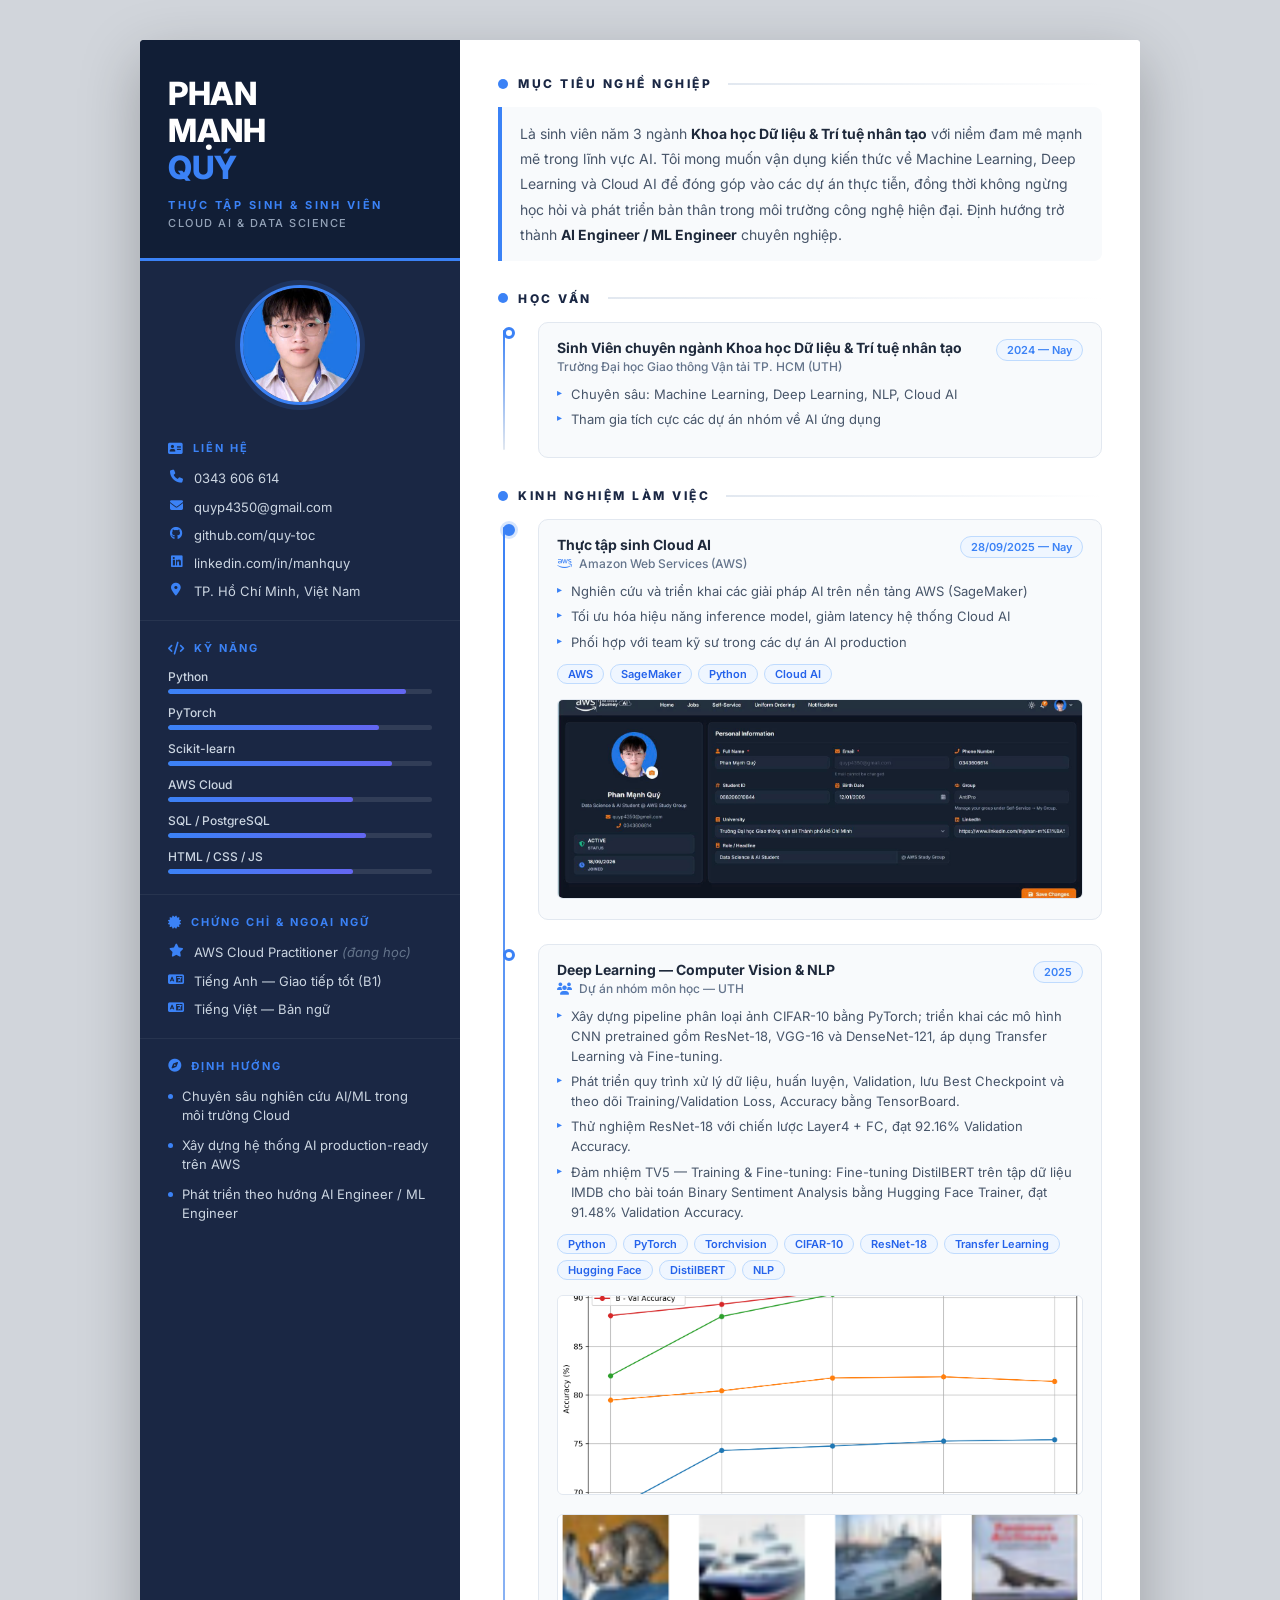
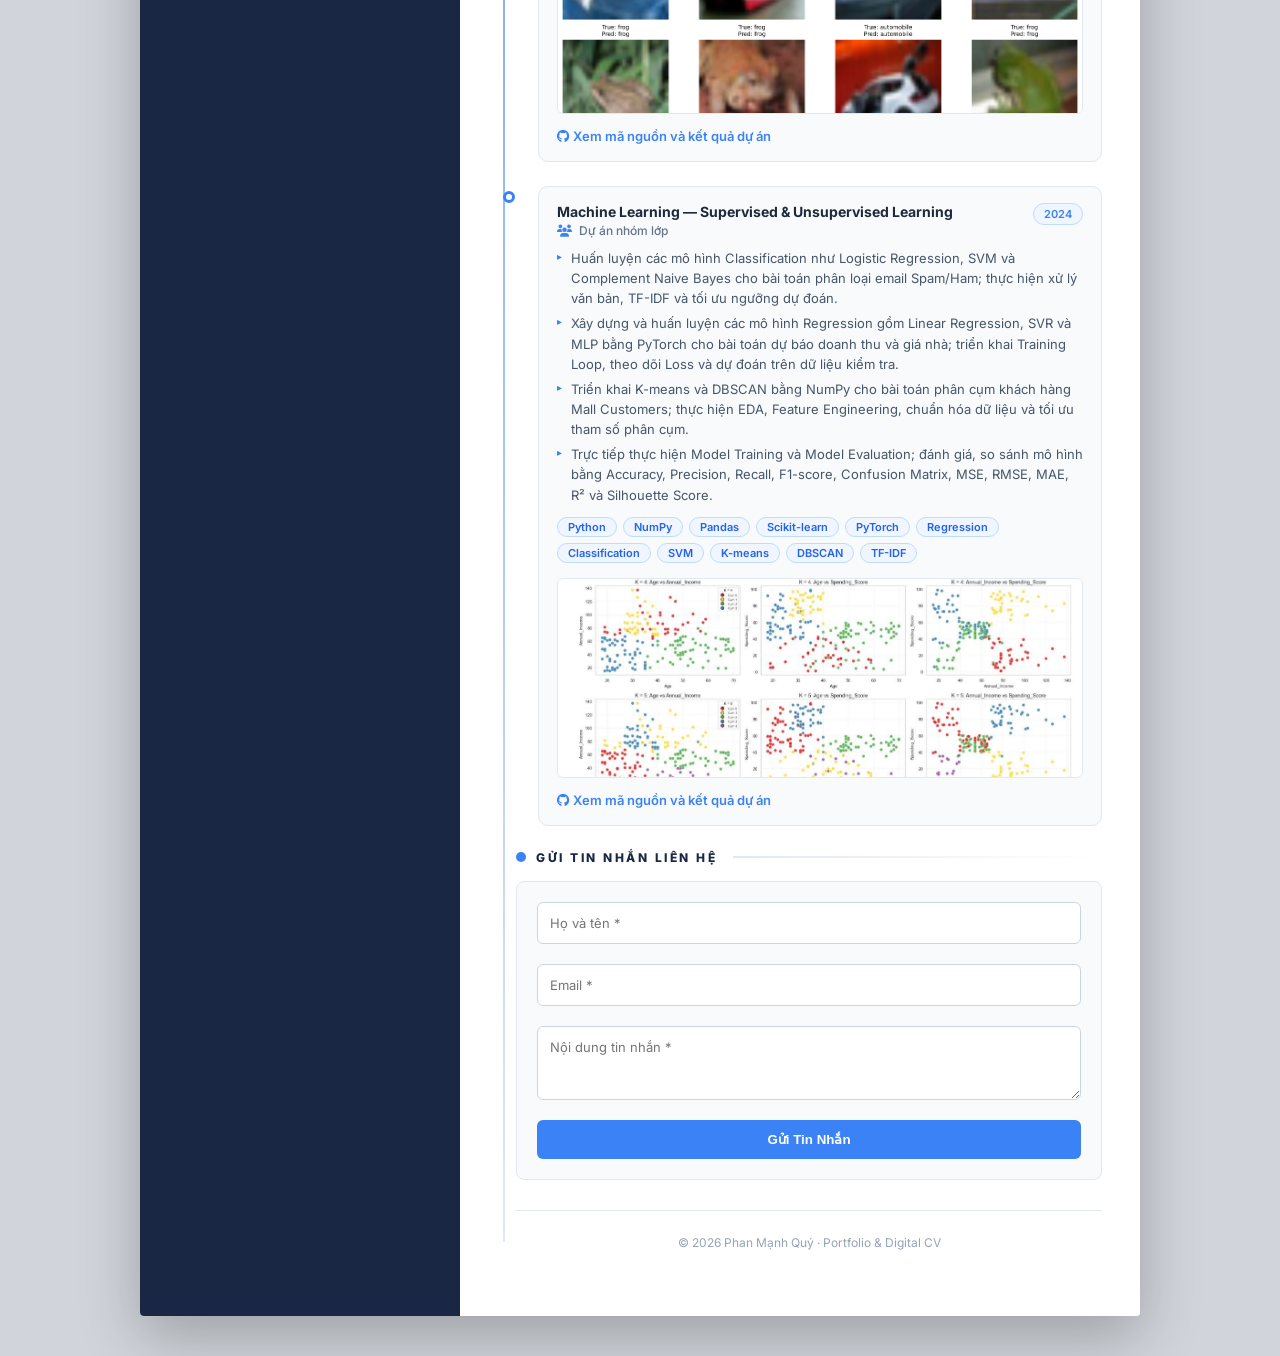
<file: Manh_Quy_os_portfolio/index.html>
<!DOCTYPE html>
<html lang="vi">
<head>
    <meta charset="UTF-8">
    <meta name="viewport" content="width=device-width, initial-scale=1.0">
    <meta name="description" content="CV của Phan Mạnh Quý — Thực tập sinh Cloud AI & Data Science tại AWS.">
    <title>Phan Mạnh Quý — Digital CV</title>
    <link rel="stylesheet" href="style.css">
    <link rel="stylesheet" href="https://cdnjs.cloudflare.com/ajax/libs/font-awesome/6.4.0/css/all.min.css" integrity="sha512-iecdLmaskl7CVkqkXNQ/ZH/XLlvWZOJyj7Yy7tcenmpD1ypASozpmT/E0iPtmFIB46ZmdtAc9eNBvH0H/ZpiBw==" crossorigin="anonymous" referrerpolicy="no-referrer">
    <link rel="preconnect" href="https://fonts.googleapis.com">
    <link rel="preconnect" href="https://fonts.gstatic.com" crossorigin>
    <link href="https://fonts.googleapis.com/css2?family=Inter:wght@300;400;500;600;700;800&display=swap" rel="stylesheet">
</head>
<body>

<div class="cv-page">

    <!-- CỘT TRÁI (SIDEBAR) -->
    <aside class="cv-sidebar">

        <!-- Header tên -->
        <div class="sidebar-header">
            <h1>PHAN<br>MẠNH<br><span>QUÝ</span></h1>
            <p class="cv-role">THỰC TẬP SINH & SINH VIÊN</p>
            <p class="cv-field">CLOUD AI &amp; DATA SCIENCE</p>
        </div>

        <!-- Ảnh đại diện -->
        <div class="sidebar-avatar">
            <img src="images/avatar.jpg" alt="Ảnh đại diện Phan Mạnh Quý">
        </div>

        <!-- Liên hệ -->
        <div class="sidebar-section">
            <h3 class="sidebar-title"><i class="fa-solid fa-address-card"></i><span>LIÊN HỆ</span></h3>
            <ul class="info-list">
                <li>
                    <i class="fa-solid fa-phone"></i>
                    <span>0343 606 614</span>
                </li>
                <li>
                    <i class="fa-solid fa-envelope"></i>
                    <span>quyp4350@gmail.com</span>
                </li>
                <li>
                    <i class="fa-brands fa-github"></i>
                    <span>github.com/quy-toc</span>
                </li>
                <li>
                    <i class="fa-brands fa-linkedin"></i>
                    <span>linkedin.com/in/manhquy</span>
                </li>
                <li>
                    <i class="fa-solid fa-location-dot"></i>
                    <span>TP. Hồ Chí Minh, Việt Nam</span>
                </li>
            </ul>
        </div>

        <!-- Kỹ năng -->
        <div class="sidebar-section">
            <h3 class="sidebar-title"><i class="fa-solid fa-code"></i><span>KỸ NĂNG</span></h3>
            <ul class="skill-list">
                <li>
                    <span class="skill-name">Python</span>
                    <div class="skill-bar"><div class="skill-bar-fill" data-width="90"></div></div>
                </li>
                <li>
                    <span class="skill-name">PyTorch</span>
                    <div class="skill-bar"><div class="skill-bar-fill" data-width="80"></div></div>
                </li>
                <li>
                    <span class="skill-name">Scikit-learn</span>
                    <div class="skill-bar"><div class="skill-bar-fill" data-width="85"></div></div>
                </li>
                <li>
                    <span class="skill-name">AWS Cloud</span>
                    <div class="skill-bar"><div class="skill-bar-fill" data-width="70"></div></div>
                </li>
                <li>
                    <span class="skill-name">SQL / PostgreSQL</span>
                    <div class="skill-bar"><div class="skill-bar-fill" data-width="75"></div></div>
                </li>
                <li>
                    <span class="skill-name">HTML / CSS / JS</span>
                    <div class="skill-bar"><div class="skill-bar-fill" data-width="70"></div></div>
                </li>
            </ul>
        </div>

        <!-- Chứng chỉ & Ngoại ngữ -->
        <div class="sidebar-section">
            <h3 class="sidebar-title"><i class="fa-solid fa-certificate"></i><span>CHỨNG CHỈ &amp; NGOẠI NGỮ</span></h3>
            <ul class="info-list">
                <li>
                    <i class="fa-solid fa-star"></i>
                    <span>AWS Cloud Practitioner <em>(đang học)</em></span>
                </li>
                <li>
                    <i class="fa-solid fa-language"></i>
                    <span>Tiếng Anh — Giao tiếp tốt (B1)</span>
                </li>
                <li>
                    <i class="fa-solid fa-language"></i>
                    <span>Tiếng Việt — Bản ngữ</span>
                </li>
            </ul>
        </div>

        <!-- Định hướng -->
        <div class="sidebar-section">
            <h3 class="sidebar-title"><i class="fa-solid fa-compass"></i><span>ĐỊNH HƯỚNG</span></h3>
            <ul class="direction-list">
                <li>Chuyên sâu nghiên cứu AI/ML trong môi trường Cloud</li>
                <li>Xây dựng hệ thống AI production-ready trên AWS</li>
                <li>Phát triển theo hướng AI Engineer / ML Engineer</li>
            </ul>
        </div>

    </aside>

    <!--  CỘT PHẢI (NỘI DUNG CHÍNH) -->
    <main class="cv-main">

        <!-- Mục tiêu nghề nghiệp -->
        <section class="cv-section">
            <h2 class="section-title">
                <span class="title-dot"></span>
                MỤC TIÊU NGHỀ NGHIỆP
            </h2>
            <p class="objective-text">
                Là sinh viên năm 3 ngành <strong>Khoa học Dữ liệu &amp; Trí tuệ nhân tạo</strong> với niềm đam mê
                mạnh mẽ trong lĩnh vực AI. Tôi mong muốn vận dụng kiến thức về Machine Learning,
                Deep Learning và Cloud AI để đóng góp vào các dự án thực tiễn, đồng thời không ngừng
                học hỏi và phát triển bản thân trong môi trường công nghệ hiện đại.
                Định hướng trở thành <strong>AI Engineer / ML Engineer</strong> chuyên nghiệp.
            </p>
        </section>

        <!-- Học vấn -->
        <section class="cv-section">
            <h2 class="section-title">
                <span class="title-dot"></span>
                HỌC VẤN
            </h2>
            <div class="timeline">
                <div class="timeline-item">
                    <div class="tl-dot"></div>
                    <div class="tl-body">
                        <div class="tl-header">
                            <div>
                                <h4>Sinh Viên chuyên ngành Khoa học Dữ liệu & Trí tuệ nhân tạo</h4>
                                <p class="tl-sub">Trường Đại học Giao thông Vận tải TP. HCM (UTH)</p>
                            </div>
                            <span class="tl-date">2024 — Nay</span>
                        </div>
                        <ul class="tl-details">
                            <li>Chuyên sâu: Machine Learning, Deep Learning, NLP, Cloud AI</li>
                            <li>Tham gia tích cực các dự án nhóm về AI ứng dụng</li>
                            
                        </ul>
                    </div>
                </div>
            </div>
        </section>

        <!-- Kinh nghiệm làm việc -->
        <section class="cv-section">
            <h2 class="section-title">
                <span class="title-dot"></span>
                KINH NGHIỆM LÀM VIỆC
            </h2>
            <div class="timeline">

                <!-- AWS -->
                <div class="timeline-item">
                    <div class="tl-dot featured-dot"></div>
                    <div class="tl-body">
                        <div class="tl-header">
                            <div>
                                <h4>Thực tập sinh Cloud AI</h4>
                                <p class="tl-sub"><i class="fa-brands fa-aws"></i> Amazon Web Services (AWS)</p>
                            </div>
                            <span class="tl-date">28/09/2025 — Nay</span>
                        </div>
                        <ul class="tl-details">
                            <li>Nghiên cứu và triển khai các giải pháp AI trên nền tảng AWS (SageMaker)</li>
                            <li>Tối ưu hóa hiệu năng inference model, giảm latency hệ thống Cloud AI</li>
                            <li>Phối hợp với team kỹ sư trong các dự án AI production</li>
                        </ul>
                        <div class="tl-tags">
                            <span>AWS</span><span>SageMaker</span><span>Python</span><span>Cloud AI</span>
                        </div>
                        <!-- Project Image -->
                        <img
                            src="images/AWS_senior.jpg"
                            alt="Profile Picture of Phan Mạnh Quý at AWS"
                            class="project-img"
                        >
                    </div>
                </div>

                <!-- Deep Learning Project -->
                <div class="timeline-item">
                    <div class="tl-dot"></div>

                    <div class="tl-body">
                        <div class="tl-header">
                            <div>
                                <h4>Deep Learning — Computer Vision & NLP</h4>
                                <p class="tl-sub">
                                    <i class="fa-solid fa-users"></i>
                                    Dự án nhóm môn học — UTH
                                </p>
                            </div>
                            <span class="tl-date">2025</span>
                        </div>

                        <ul class="tl-details">
                            <li>
                                Xây dựng pipeline phân loại ảnh CIFAR-10 bằng PyTorch;
                                triển khai các mô hình CNN pretrained gồm ResNet-18,
                                VGG-16 và DenseNet-121, áp dụng Transfer Learning
                                và Fine-tuning.
                            </li>

                            <li>
                                Phát triển quy trình xử lý dữ liệu, huấn luyện,
                                Validation, lưu Best Checkpoint và theo dõi
                                Training/Validation Loss, Accuracy bằng TensorBoard.
                            </li>

                            <li>
                                Thử nghiệm ResNet-18 với chiến lược Layer4 + FC,
                                đạt 92.16% Validation Accuracy.
                            </li>

                            <li>
                                Đảm nhiệm TV5 — Training & Fine-tuning:
                                Fine-tuning DistilBERT trên tập dữ liệu IMDB
                                cho bài toán Binary Sentiment Analysis bằng
                                Hugging Face Trainer, đạt 91.48% Validation Accuracy.
                            </li>
                        </ul>

                        <div class="tl-tags">
                            <span>Python</span>
                            <span>PyTorch</span>
                            <span>Torchvision</span>
                            <span>CIFAR-10</span>
                            <span>ResNet-18</span>
                            <span>Transfer Learning</span>
                            <span>Hugging Face</span>
                            <span>DistilBERT</span>
                            <span>NLP</span>
                        </div>

                        <!-- Project Image: ResNet18 Training Results -->
                        <img
                            src="images/resnet18_accuracy.png"
                            alt="ResNet18 Training and Validation Results"
                            class="project-img"
                        >
                        <img
                            src="images/resnet18_correct_predictions.png"
                            alt="ResNet18 Correct Predictions on CIFAR-10"
                            class="project-img"
                        >

                        <!-- GitHub Repository -->
                        <a
                            href="https://github.com/tanlen06-debug/UTH-Deep-Learning-nhom3/tree/quy-branch"
                            class="project-link"
                            target="_blank"
                            rel="noopener noreferrer"
                        >
                            <i class="fa-brands fa-github"></i>
                            Xem mã nguồn và kết quả dự án
                        </a>
                    </div>
                </div>

                <!-- Machine Learning Project -->
                <div class="timeline-item">
                    <div class="tl-dot"></div>

                    <div class="tl-body">
                        <div class="tl-header">
                            <div>
                                <h4>Machine Learning — Supervised & Unsupervised Learning</h4>
                                <p class="tl-sub">
                                    <i class="fa-solid fa-users"></i>
                                    Dự án nhóm lớp
                                </p>
                            </div>
                            <span class="tl-date">2024</span>
                        </div>

                        <ul class="tl-details">
                            <li>
                                Huấn luyện các mô hình Classification như Logistic
                                Regression, SVM và Complement Naive Bayes cho bài toán
                                phân loại email Spam/Ham; thực hiện xử lý văn bản,
                                TF-IDF và tối ưu ngưỡng dự đoán.
                            </li>

                            <li>
                                Xây dựng và huấn luyện các mô hình Regression gồm
                                Linear Regression, SVR và MLP bằng PyTorch cho bài toán
                                dự báo doanh thu và giá nhà; triển khai Training Loop,
                                theo dõi Loss và dự đoán trên dữ liệu kiểm tra.
                            </li>

                            <li>
                                Triển khai K-means và DBSCAN bằng NumPy cho bài toán
                                phân cụm khách hàng Mall Customers; thực hiện EDA,
                                Feature Engineering, chuẩn hóa dữ liệu và tối ưu
                                tham số phân cụm.
                            </li>

                            <li>
                                Trực tiếp thực hiện Model Training và Model Evaluation;
                                đánh giá, so sánh mô hình bằng Accuracy, Precision,
                                Recall, F1-score, Confusion Matrix, MSE, RMSE, MAE,
                                R² và Silhouette Score.
                            </li>
                        </ul>

                        <div class="tl-tags">
                            <span>Python</span>
                            <span>NumPy</span>
                            <span>Pandas</span>
                            <span>Scikit-learn</span>
                            <span>PyTorch</span>
                            <span>Regression</span>
                            <span>Classification</span>
                            <span>SVM</span>
                            <span>K-means</span>
                            <span>DBSCAN</span>
                            <span>TF-IDF</span>
                        </div>

                        <!-- Project Image -->
                        <img
                            src="images/ml-dbscan-clusters.jpg"
                            alt="Customer Segmentation using K-means and DBSCAN"
                            class="project-img"
                        >

                        <!-- Project Link -->
                        <a
                            href="https://github.com/viet-du/Machine-Learning-Lad"
                            class="project-link"
                            target="_blank"
                            rel="noopener noreferrer"
                        >
                            <i class="fa-brands fa-github"></i>
                            Xem mã nguồn và kết quả dự án
                        </a>
                    </div>
                </div>
<!-- FORM LIÊN HỆ  -->
        <section class="cv-section">
            <h2 class="section-title">
                <span class="title-dot"></span>
                GỬI TIN NHẮN LIÊN HỆ
            </h2>
            <form id="contactForm" class="contact-form">
                <div class="form-group">
                    <input type="text" id="txtName" placeholder="Họ và tên *">
                    <span class="error-msg" id="errName"></span>
                </div>
                <div class="form-group">
                    <input type="text" id="txtEmail" placeholder="Email *">
                    <span class="error-msg" id="errEmail"></span>
                </div>
                <div class="form-group">
                    <textarea id="txtMessage" rows="3" placeholder="Nội dung tin nhắn *"></textarea>
                    <span class="error-msg" id="errMessage"></span>
                </div>
                <button type="submit" class="btn-submit">Gửi Tin Nhắn</button>
            </form>
        </section>
        <!-- Footer nhỏ bên trong main -->
        <div class="cv-footer">
            <p>© 2026 Phan Mạnh Quý · Portfolio & Digital CV</p>
        </div>

    </main>
</div>
<!-- Nút Lên Đầu Trang -->
<button id="backToTop" class="back-to-top" title="Lên đầu trang"><i class="fa-solid fa-arrow-up"></i></button>
<script src="main.js"></script>
</body>
</html>
</file>
<file: Manh_Quy_os_portfolio/style.css>
/* ===================================================
RESET & BASE
=================================================== */
html {
    scroll-behavior: smooth;
}

* {
    margin: 0;
    padding: 0;
    box-sizing: border-box;
}

body {
    font-family: 'Inter', 'Segoe UI', sans-serif;
    background-color: #d1d5db;
    min-height: 100vh;
    display: flex;
    align-items: flex-start;
    justify-content: center;
    padding: 40px 20px;
}

/* ===================================================
CV WRAPPER
=================================================== */
.cv-page {
    display: flex;
    width: 100%;
    max-width: 1000px;
    min-height: calc(100vh - 80px);
    background: #fff;
    border-radius: 4px;
    overflow: hidden;
    box-shadow: 0 20px 60px rgba(0, 0, 0, 0.25);
}

/* ===================================================
COT TRAI - SIDEBAR
=================================================== */
.cv-sidebar {
    width: 320px;
    flex-shrink: 0;
    background: #1a2744;
    color: #cbd5e1;
    display: flex;
    flex-direction: column;
}

/* Header ten */
.sidebar-header {
    background: #111e36;
    padding: 36px 28px 28px;
    border-bottom: 3px solid #3b82f6;
}

.sidebar-header h1 {
    font-size: 2rem;
    font-weight: 800;
    color: #fff;
    line-height: 1.15;
    letter-spacing: -0.5px;
    margin-bottom: 12px;
}

.sidebar-header h1 span {
    color: #3b82f6;
}

.cv-role {
    font-size: 11px;
    font-weight: 700;
    letter-spacing: 2.5px;
    text-transform: uppercase;
    color: #3b82f6;
    margin-bottom: 4px;
}

.cv-field {
    font-size: 11px;
    font-weight: 500;
    letter-spacing: 1.5px;
    text-transform: uppercase;
    color: #94a3b8;
}

/* Avatar */
.sidebar-avatar {
    padding: 24px 28px 16px;
    display: flex;
    justify-content: center;
}

.sidebar-avatar img {
    width: 120px;
    height: 120px;
    border-radius: 50%;
    object-fit: cover;
    border: 3px solid #3b82f6;
    box-shadow: 0 0 0 5px rgba(59, 130, 246, 0.15);
}

/* Section chung trong sidebar */
.sidebar-section {
    padding: 20px 28px;
    border-bottom: 1px solid rgba(255, 255, 255, 0.06);
}

.sidebar-section:last-child {
    border-bottom: none;
}

.sidebar-title {
    font-size: 11px;
    font-weight: 700;
    letter-spacing: 2px;
    text-transform: uppercase;
    color: #3b82f6;
    margin-bottom: 14px;
    display: flex;
    align-items: center;
    gap: 8px;
}

.sidebar-title i {
    font-size: 13px;
    flex-shrink: 0;
}

.sidebar-title span {
    color: #3b82f6;
}

/* Info list */
.info-list {
    list-style: none;
    display: flex;
    flex-direction: column;
    gap: 10px;
}

.info-list li {
    display: flex;
    align-items: flex-start;
    gap: 10px;
    font-size: 13px;
    color: #cbd5e1;
    line-height: 1.4;
}

.info-list li i {
    color: #3b82f6;
    font-size: 13px;
    width: 16px;
    text-align: center;
    flex-shrink: 0;
    margin-top: 1px;
}

.info-list li em {
    color: #64748b;
    font-style: italic;
}

/* Skill bars */
.skill-list {
    list-style: none;
    display: flex;
    flex-direction: column;
    gap: 11px;
}

.skill-name {
    display: block;
    font-size: 12px;
    font-weight: 500;
    color: #cbd5e1;
    margin-bottom: 5px;
}

.skill-bar {
    background: rgba(255, 255, 255, 0.1);
    border-radius: 99px;
    height: 5px;
    overflow: hidden;
}

.skill-bar-fill {
    height: 100%;
    border-radius: 99px;
    background: linear-gradient(90deg, #3b82f6, #6366f1);
    width: 0%;
    transition: width 1.2s cubic-bezier(0.4, 0, 0.2, 1);
}

/* Direction list */
.direction-list {
    list-style: none;
    display: flex;
    flex-direction: column;
    gap: 10px;
}

.direction-list li {
    font-size: 13px;
    color: #cbd5e1;
    line-height: 1.5;
    padding-left: 14px;
    position: relative;
}

.direction-list li::before {
    content: '';
    position: absolute;
    left: 0;
    top: 7px;
    width: 5px;
    height: 5px;
    border-radius: 50%;
    background: #3b82f6;
}

/* ===================================================
COT PHAI - NOI DUNG CHINH
=================================================== */
.cv-main {
    flex: 1;
    background: #fff;
    padding: 36px 38px;
    display: flex;
    flex-direction: column;
    gap: 0;
    overflow: visible;
    min-width: 0;
}

/* Section title */
.cv-section {
    margin-bottom: 30px;
}

.section-title {
    font-size: 12px;
    font-weight: 800;
    letter-spacing: 2.5px;
    text-transform: uppercase;
    color: #1a2744;
    margin-bottom: 16px;
    display: flex;
    align-items: center;
    gap: 10px;
}

.title-dot {
    display: inline-block;
    width: 10px;
    height: 10px;
    border-radius: 50%;
    background: #3b82f6;
    flex-shrink: 0;
}

.section-title::after {
    content: '';
    flex: 1;
    height: 2px;
    background: linear-gradient(90deg, #e2e8f0, transparent);
    margin-left: 6px;
}

/* Muc tieu */
.objective-text {
    font-size: 14px;
    color: #475569;
    line-height: 1.8;
    background: #f8fafc;
    border-radius: 0 8px 8px 0;
    padding: 14px 16px 14px 18px;
    border-left: 4px solid #3b82f6;
}

.objective-text strong {
    color: #1e293b;
}

/* ===================================================
TIMELINE
=================================================== */
.timeline {
    display: flex;
    flex-direction: column;
    gap: 0;
    position: relative;
    padding-left: 18px;
}

.timeline::before {
    content: '';
    position: absolute;
    left: 5px;
    top: 8px;
    bottom: 8px;
    width: 2px;
    background: linear-gradient(to bottom, #3b82f6, #e2e8f0);
    border-radius: 1px;
}

.timeline-item {
    position: relative;
    padding-left: 22px;
    padding-bottom: 24px;
    opacity: 0;
    transform: translateY(16px);
    transition: opacity 0.5s ease, transform 0.5s ease;
}

.timeline-item:last-child {
    padding-bottom: 0;
}

.timeline-item.visible {
    opacity: 1;
    transform: translateY(0);
}

/* Dot tren timeline */
.tl-dot {
    position: absolute;
    left: -13px;
    top: 5px;
    width: 12px;
    height: 12px;
    border-radius: 50%;
    background: #fff;
    border: 3px solid #3b82f6;
    z-index: 1;
}

.tl-dot.featured-dot {
    background: #3b82f6;
    box-shadow: 0 0 0 3px rgba(59, 130, 246, 0.2);
}

/* Noi dung timeline */
.tl-body {
    background: #f8fafc;
    border: 1px solid #e2e8f0;
    border-radius: 10px;
    padding: 16px 18px;
    transition: box-shadow 0.2s;
}

.tl-body:hover {
    box-shadow: 0 4px 16px rgba(59, 130, 246, 0.1);
    border-color: #bfdbfe;
}

.tl-header {
    display: flex;
    justify-content: space-between;
    align-items: flex-start;
    gap: 10px;
    margin-bottom: 10px;
}

.tl-header h4 {
    font-size: 14px;
    font-weight: 700;
    color: #1e293b;
    margin-bottom: 3px;
}

.tl-sub {
    font-size: 12px;
    color: #64748b;
    font-weight: 500;
}

.tl-sub i {
    margin-right: 4px;
    color: #3b82f6;
}

.tl-date {
    font-size: 11px;
    font-weight: 600;
    color: #3b82f6;
    background: #eff6ff;
    padding: 3px 10px;
    border-radius: 20px;
    white-space: nowrap;
    border: 1px solid #bfdbfe;
    flex-shrink: 0;
}

.tl-details {
    list-style: none;
    display: flex;
    flex-direction: column;
    gap: 5px;
    margin-bottom: 12px;
}

.tl-details li {
    font-size: 13px;
    color: #475569;
    line-height: 1.55;
    padding-left: 14px;
    position: relative;
}

.tl-details li::before {
    content: '\25B8';
    position: absolute;
    left: 0;
    color: #3b82f6;
    font-size: 10px;
    top: 1px;
}

/* Tags cong nghe */
.tl-tags {
    display: flex;
    flex-wrap: wrap;
    gap: 6px;
}

.tl-tags span {
    font-size: 11px;
    font-weight: 600;
    color: #2563eb;
    background: #eff6ff;
    border: 1px solid #bfdbfe;
    padding: 2px 10px;
    border-radius: 20px;
}

/* ===================================================
FOOTER
=================================================== */
.cv-footer {
    margin-top: auto;
    padding-top: 24px;
    border-top: 1px solid #e2e8f0;
    text-align: center;
}

.cv-footer p {
    font-size: 12px;
    color: #94a3b8;
}

/* ===================================================
RESPONSIVE - TABLET (max 820px)
=================================================== */
@media (max-width: 820px) {
    body {
        padding: 0;
    }

    .cv-page {
        flex-direction: column;
        max-width: 100%;
        border-radius: 0;
        min-height: auto;
    }

    .cv-sidebar {
        width: 100%;
    }

    .sidebar-header {
        display: flex;
        align-items: center;
        flex-wrap: wrap;
        gap: 16px;
        padding: 24px 20px;
    }

    .sidebar-header h1 {
        font-size: 1.6rem;
    }

    .cv-main {
        padding: 28px 20px;
    }
}

/* ===================================================
RESPONSIVE - MOBILE (max 500px)
=================================================== */
@media (max-width: 500px) {
    .tl-header {
        flex-direction: column;
        align-items: flex-start;
    }

    .sidebar-avatar img {
        width: 90px;
        height: 90px;
    }
}
/* ===================================================
BỔ SUNG CSS CHO DỰ ÁN & FORM LIÊN HỆ
=================================================== */
.project-img {
    width: 100%;
    max-height: 200px;
    object-fit: cover;
    border-radius: 6px;
    margin-top: 15px;
    border: 1px solid #e2e8f0;
}

.project-link {
    display: inline-block;
    margin-top: 10px;
    font-size: 13px;
    font-weight: 600;
    color: #3b82f6;
    text-decoration: none;
}

.project-link:hover {
    text-decoration: underline;
}

/* Contact Form */
.contact-form {
    display: flex;
    flex-direction: column;
    gap: 15px;
    background: #f8fafc;
    padding: 20px;
    border-radius: 8px;
    border: 1px solid #e2e8f0;
}

.form-group {
    display: flex;
    flex-direction: column;
    gap: 5px;
}

.contact-form input, .contact-form textarea {
    padding: 12px;
    border: 1px solid #cbd5e1;
    border-radius: 6px;
    font-family: inherit;
    font-size: 13px;
    outline: none;
    transition: border-color 0.3s;
}

.contact-form input:focus, .contact-form textarea:focus {
    border-color: #3b82f6;
}

.error-msg {
    color: #ef4444;
    font-size: 11px;
    font-weight: 500;
}

.btn-submit {
    background: #3b82f6;
    color: #fff;
    border: none;
    padding: 12px;
    border-radius: 6px;
    font-weight: 600;
    cursor: pointer;
    transition: background 0.3s;
}

.btn-submit:hover {
    background: #2563eb;
}

/* Nút Back to Top */
.back-to-top {
    position: fixed;
    bottom: 20px;
    right: 20px;
    background: #1a2744;
    color: #fff;
    width: 40px;
    height: 40px;
    border-radius: 50%;
    border: none;
    cursor: pointer;
    display: none;
    box-shadow: 0 4px 10px rgba(0,0,0,0.2);
    z-index: 1000;
    transition: transform 0.3s;
}

.back-to-top:hover {
    transform: translateY(-3px);
    background: #3b82f6;
}
</file>
